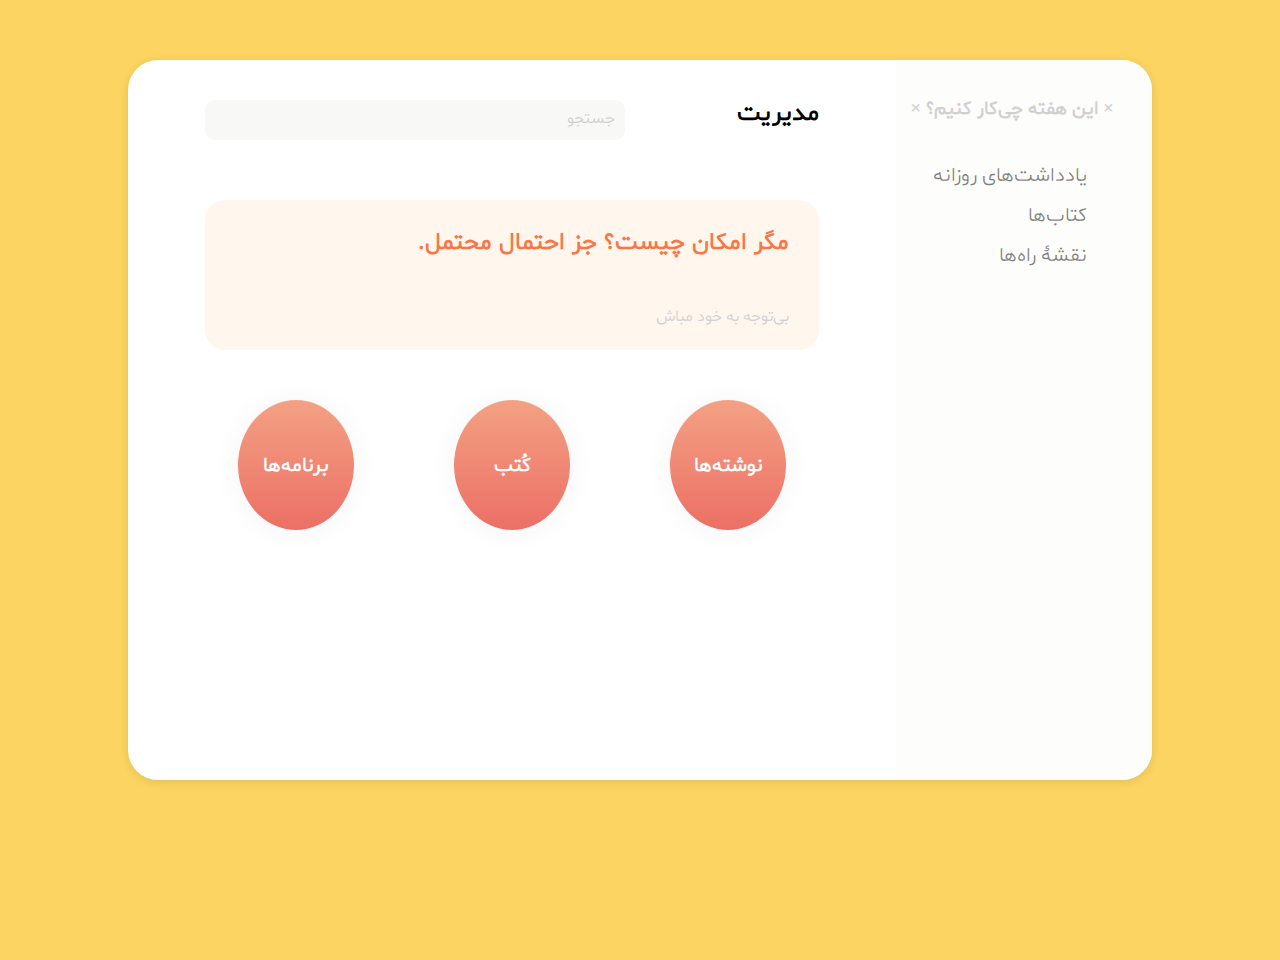
<file: Day 01 - Dashboard/index.html>
<!DOCTYPE html>
<html lang="en">
<head>
    <meta charset="UTF-8">
    <meta name="viewport" content="width=device-width, initial-scale=1.0">
    <meta http-equiv="X-UA-Compatible" content="ie=edge">
    <link rel="stylesheet" href="css/style.css">
    <title>نمونۀ اوّل | مدیریت</title>
</head>
<body>
    <div class="container">
        <div class="right">
            <div class="title">
            </div>
            <div class="rcard">
                <div class="rcin">
                    <p>× این هفته چی‌کار کنیم؟ ×</p>    
                </div>                    
            </div>
            <ul>
                <li><a href="#">یادداشت‌های روزانه</a></li>
                <li><a href="#">کتاب‌ها</a></li>
                <li><a href="#">نقشۀ راه‌ها</a></li>
            </ul>
        </div>
        <div class="left">
            <div class="lnav">
                <div class="logo">
                    <span>مدیریت</span>
                </div>
                <div class="search">
                    <div class="searchin"><span>جستجو</span></div>
                </div>
            </div>
            <div class="lbanner">
                <h2>مگر امکان چیست؟ جز احتمال محتمل.</h2>
                <p>بی‌توجه به خود مباش</p>
            </div>
            <div class="lcards">
                <div class="lcardsinner">
                    <p>نوشته‌ها</p>
                </div>
                <div class="lcardsinner">
                    <p>کُتب</p>
                </div>
                <div class="lcardsinner">
                    <p>برنامه‌ها</p>
                </div>
            </div>
        </div>
    </div>
</body>
</html>
</file>
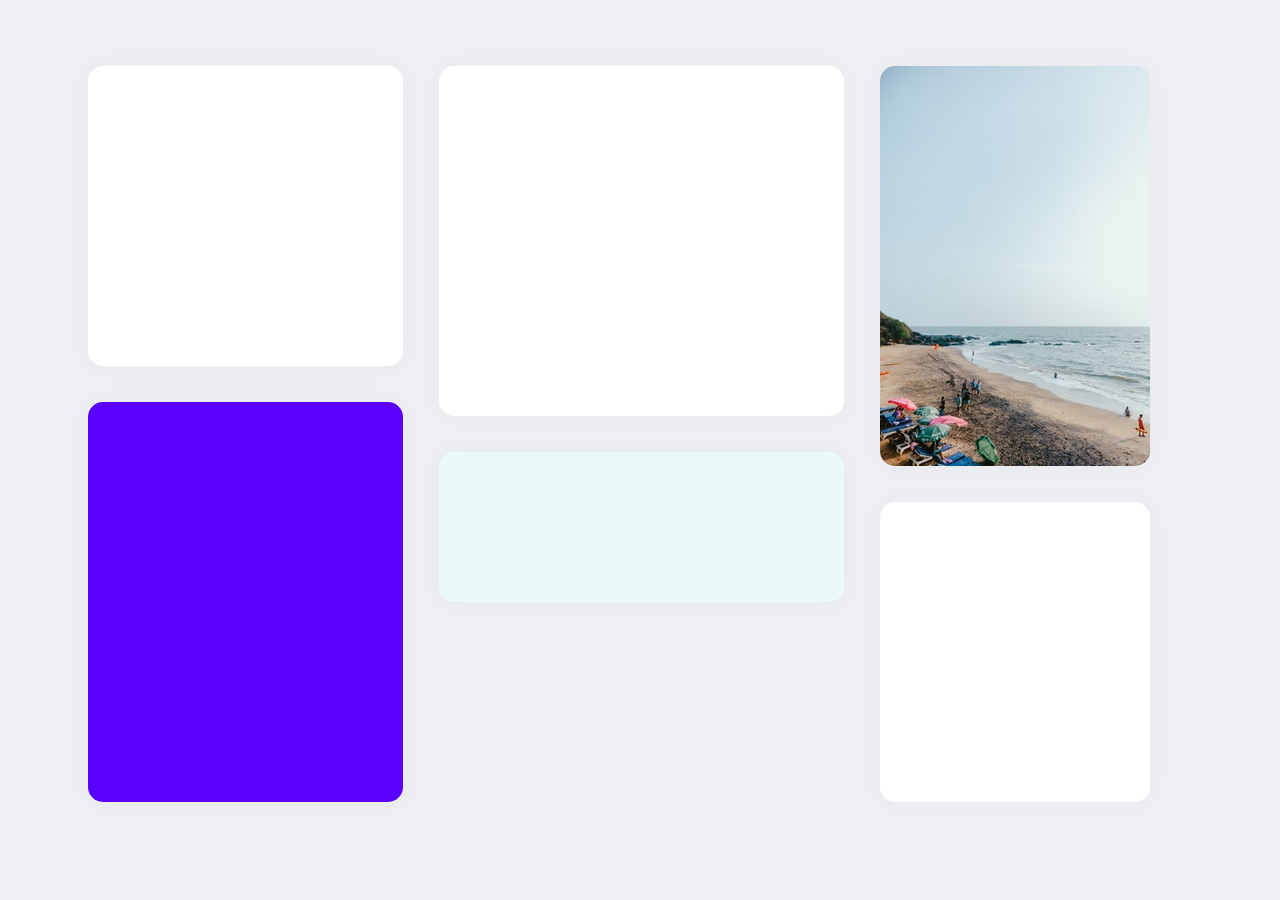
<file: Day 02 - Blue/index.html>
<!DOCTYPE html>
<html lang="fa">
<head>
    <meta charset="UTF-8">
    <meta name="viewport" content="width=device-width, initial-scale=1.0">
    <meta http-equiv="X-UA-Compatible" content="ie=edge">
    <link rel="stylesheet" href="css/style.css">
    <link rel="stylesheet" href="css/normalize.css">
    <title>نمونۀ دوم | مدیریت</title>
</head>
<body>
    <div class="container">
        <div class="item">
            <div class="image">
                
            </div>
        </div>
        <div class="item">

        </div>
        <div class="item">

        </div>
        <div class="item">

        </div>
        <div class="item">

        </div>
        <div class="item">

        </div>
        
    </div>
</body>
</html>
</file>
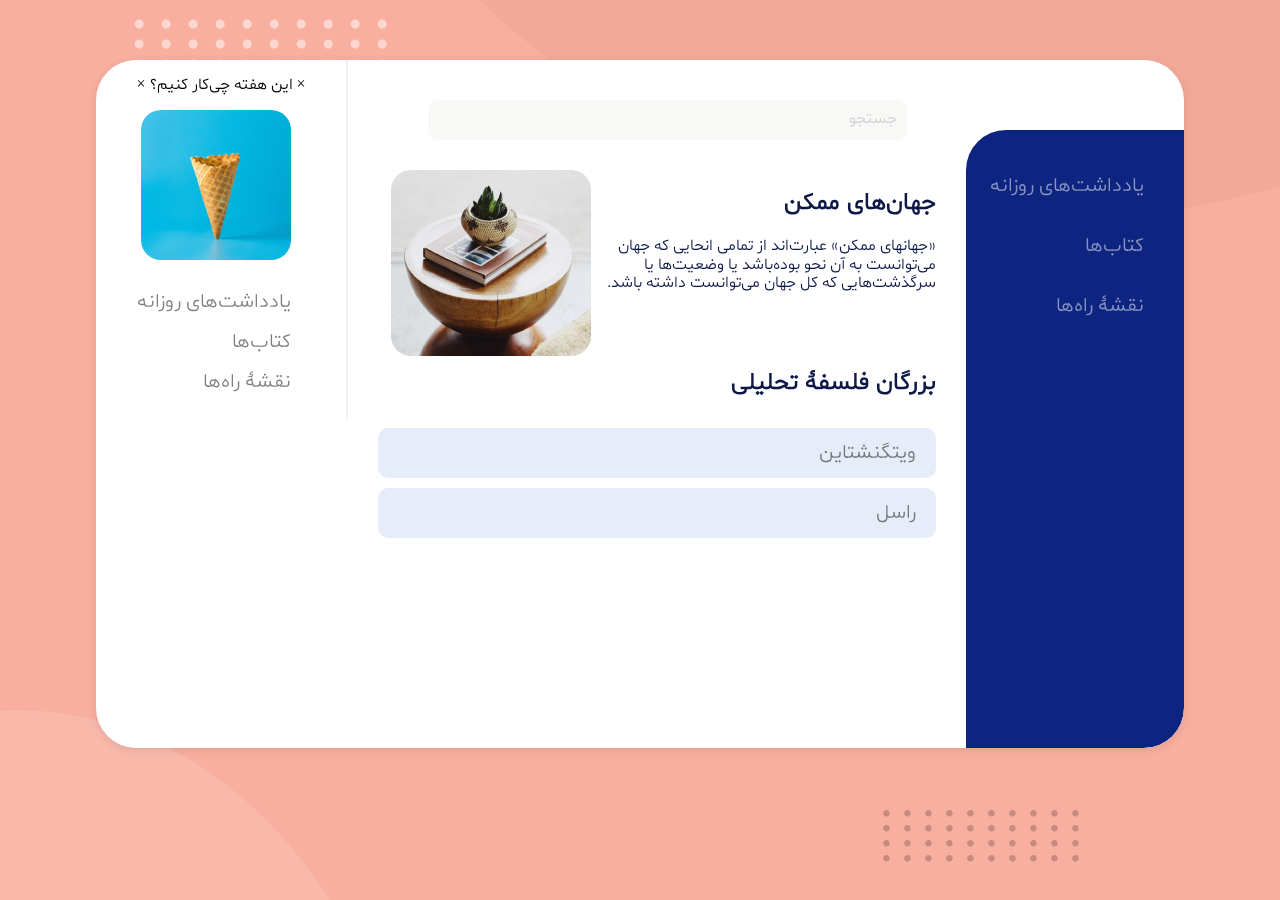
<file: Day 03 - App/index.html>
<!DOCTYPE html>
<html lang="en">
<head>
    <meta charset="UTF-8">
    <meta name="viewport" content="width=device-width, initial-scale=1">
    <meta http-equiv="X-UA-Compatible" content="ie=edge">
    <link rel="stylesheet" href="css/style.css">
    <link rel="stylesheet" href="css/normalize.css">
    <title>نمونۀ سوّم | مدیریت</title>
</head>
<body>
    <div class="circle1"></div>
    <div class="circle2"></div>
    <div class="dot1">..........<br />..........<br />..........<br />..........</div>
    <div class="dot2">..........<br />..........<br />..........<br />..........</div>
    <div class="container">
        <div class="right">
            <div class="rinside">
                <ul>
                    <li><a href="#">یادداشت‌های روزانه</a></li>
                    <li><a href="#">کتاب‌ها</a></li>
                    <li><a href="#">نقشۀ راه‌ها</a></li>
                </ul>
            </div>
        </div>
        <div class="center">
            <div class="cnav">
                <div class="searchin"><span>جستجو</span></div>
            </div>
            <div class="content">
                
                <div class="cards">
                    <div class="crcard">
                        <h2>جهان‌های ممکن</h2>
                        <p>«جهانهای ممکن» عبارت‌اند از تمامی انحایی که جهان می‌توانست به آن نحو بوده‌باشد یا وضعیت‌ها یا سرگذشت‌هایی که کل جهان می‌توانست داشته باشد.</p>
                    </div>
                    <div class="clcard">
                        <img src="img/decor.jpg" style="border-radius: 20px;" />
                    </div>
                    <div class="cfoot">
                        <h2>بزرگان فلسفۀ تحلیلی</h2>
                        <ul>
                            <li><a href="">ویتگنشتاین</a></li>
                            <li><a href="">راسل</a></li>
                        </ul>
                    </div>
                </div>
            </div>
        </div>
        <div class="left">
            <div class="mcenter">
                <div class="sidecard">
                    <p>× این هفته چی‌کار کنیم؟ ×</p>
                    <img src="img/iside.jpg" style="border-radius: 20px;" />
                </div>
                    </div>
                    <ul>
                    <li><a href="#">یادداشت‌های روزانه</a></li>
                    <li><a href="#">کتاب‌ها</a></li>
                    <li><a href="#">نقشۀ راه‌ها</a></li>
                </ul>
        </div>
        
    </div>
</body>
</html>
</file>
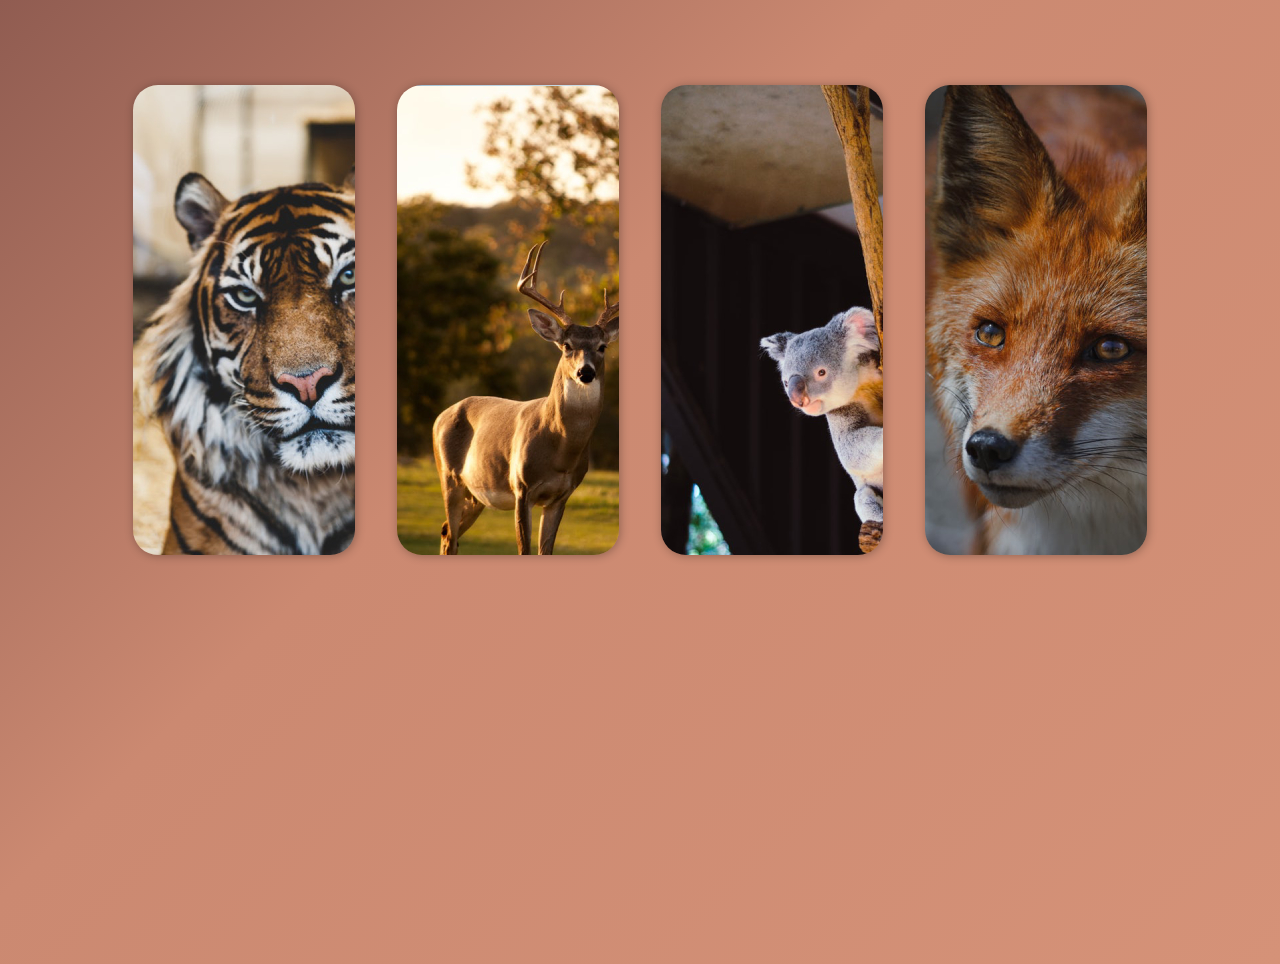
<file: Day 04 - Green/index.html>
<!DOCTYPE html>
<html lang="fa">
<head>
    <meta charset="UTF-8">
    <meta name="viewport" content="width=device-width, initial-scale=1.0">
    <meta http-equiv="X-UA-Compatible" content="ie=edge">
    <link rel="stylesheet" href="css/style.css">
    <link rel="stylesheet" href="css/normalize.css">
    <title>نمونۀ چهارم | نقش‌واره</title>
</head>
<body>
    <div class="container">
        <div class="item">
        </div>
        <div class="item">
        </div>
        <div class="item">
        </div>
        <div class="item">
        </div>
    </div>
</body>
</html>
</file>
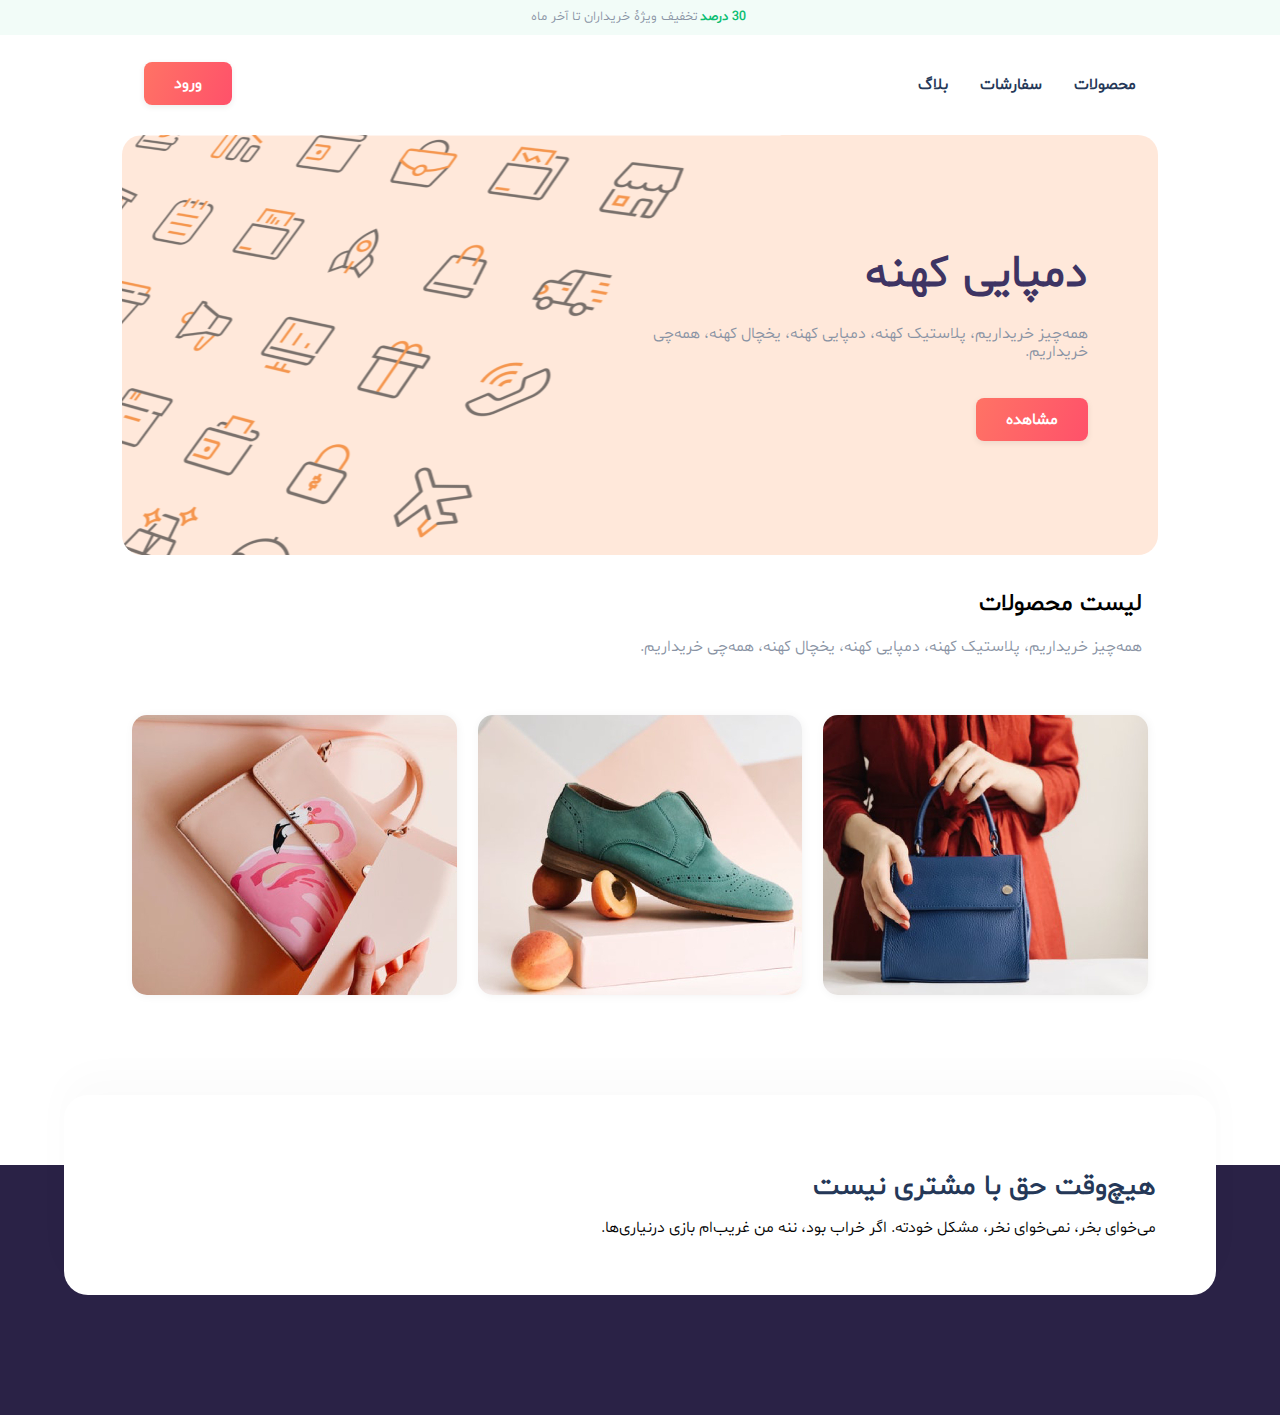
<file: Day 05 - Rose/index.html>
<!DOCTYPE html>
<html lang="fa">
<head>
    <meta charset="UTF-8">
    <meta name="viewport" content="width=device-width, initial-scale=1.0">
    <meta http-equiv="X-UA-Compatible" content="ie=edge">
    <link rel="stylesheet" href="css/style.css">
    <link rel="stylesheet" href="css/normalize.css">
    <title>نمونۀ پنجم | رُز</title>
</head>
<body>
<div class="alert"><span class="coupon">30 درصد </span> تخفیف ویژۀ خریداران تا آخر ماه</div>
<div class="container">
    
    <nav class="top-nav">
        <ul>
            <li><a href="#">محصولات</a></li>
            <li><a href="#">سفارشات</a></li>
            <li><a href="#">بلاگ</a></li>
            
        </ul>
        <div class="bleft">
            <a href="#" class="button">ورود</a>
        </div>
    </nav>

    <section class="banner">
        <div class="col-right">
            <h1>دمپایی کهنه</h1>
            <p>همه‌چیز خریداریم، پلاستیک کهنه، دمپایی کهنه، یخچال کهنه، همه‌چی خریداریم.</p>
            <div class="bb">
                <a href="#" class="button">مشاهده</a>
            </div>
        </div>
    </section>
    <section class="lstpro">
        <h2>لیست محصولات</h2>
        <p>همه‌چیز خریداریم، پلاستیک کهنه، دمپایی کهنه، یخچال کهنه، همه‌چی خریداریم.</p>
    </section>
    <div class="cards">
        <div class="item">
        </div>
        <div class="item">
        </div>
        <div class="item">
        </div>
    </div>
</div>
<div class="footer">
    <div class="finner">
        <h2>هیچ‌وقت حق با مشتری نیست</h2>
        می‌خوای بخر، نمی‌خوای نخر، مشکل خودته. اگر خراب بود، ننه من غریب‌ام بازی درنیاری‌ها.</p>
    </div>
</div>
</body>
</html>
</file>
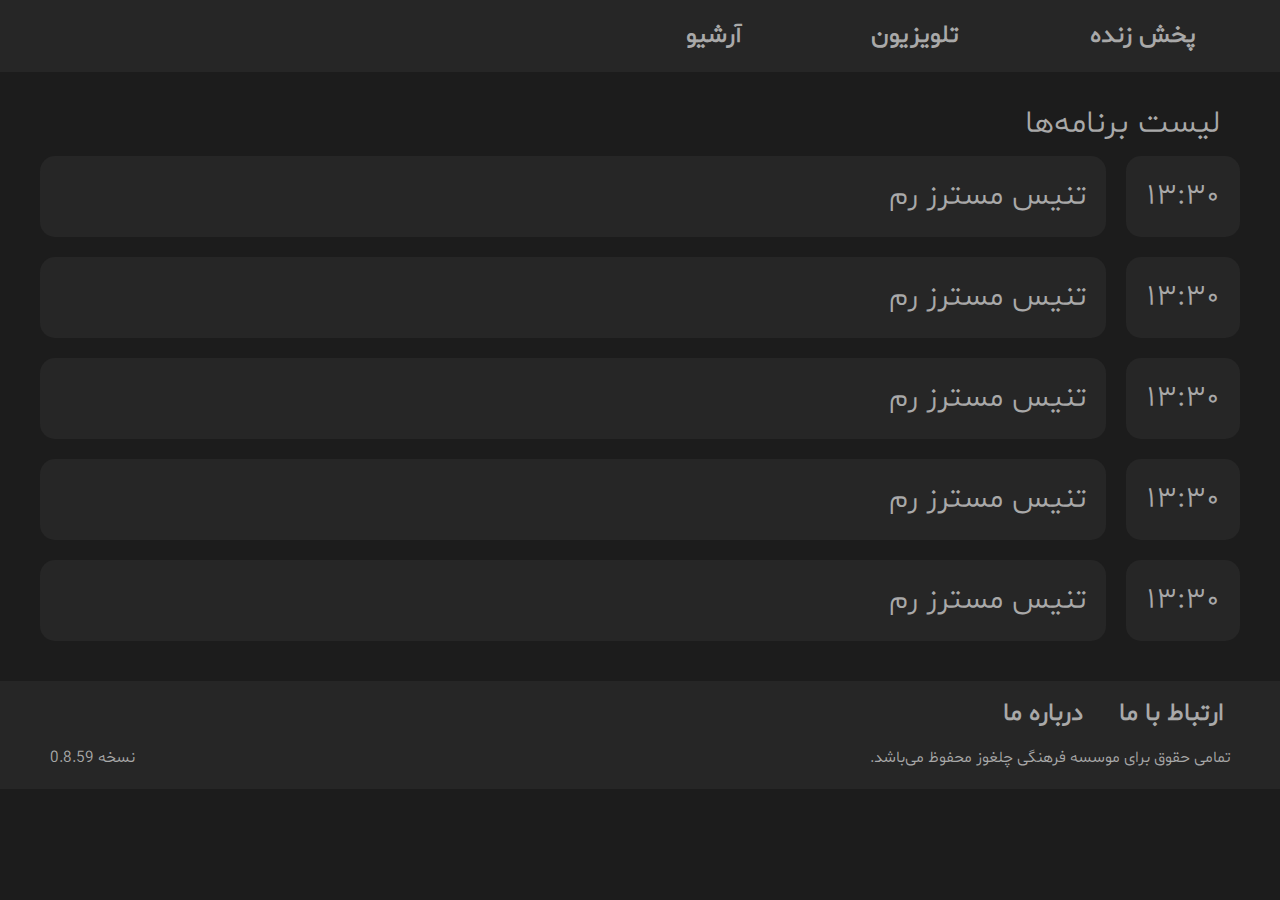
<file: Day 06 - Grey/index.html>
<!DOCTYPE html>
<html lang="en">
<head>
    <meta charset="UTF-8">
    <meta name="viewport" content="width=device-width, initial-scale=1.0">
    <meta http-equiv="X-UA-Compatible" content="ie=edge">
    <link rel="stylesheet" href="css/style.css">
    <title>نمونۀ ششم | تلویزین</title>
</head>
<body>
    <div class="header">
        <ul>
            <li><a href="#">پخش زنده</a></li>
            <li><a href="#">تلویزیون</a></li>
            <li><a href="#">آرشیو</a></li>
        </ul>
    </div>
    <div class="main">
        <h1>ليست برنامه‌ها</h1>
        <div class="container">
            <div class="time"> ۱۳:۳۰ </div>
            <div class="program">تنيس مسترز رم</div>
        </div>
        <div class="container">
            <div class="time"> ۱۳:۳۰ </div>
            <div class="program">تنيس مسترز رم</div>
        </div>
        <div class="container">
            <div class="time"> ۱۳:۳۰ </div>
            <div class="program">تنيس مسترز رم</div>
        </div>
        <div class="container">
            <div class="time"> ۱۳:۳۰ </div>
            <div class="program">تنيس مسترز رم</div>
        </div>
        <div class="container">
            <div class="time"> ۱۳:۳۰ </div>
            <div class="program">تنيس مسترز رم</div>
        </div>
    </div>
    <div class="footer">
        <ul>
            <li><a href="#">ارتباط با ما</a></li>
            <li><a href="#">درباره ما</a></li>
        </ul>
        <div class="copyright">
            <div class="right"><span>تمامی حقوق برای موسسه فرهنگی چلغوز محفوظ می‌باشد. </span></div>
            <div class="left"><span> نسخه 0.8.59 </span></div>
        </div>
    </div>
</body>
</html>
</file>
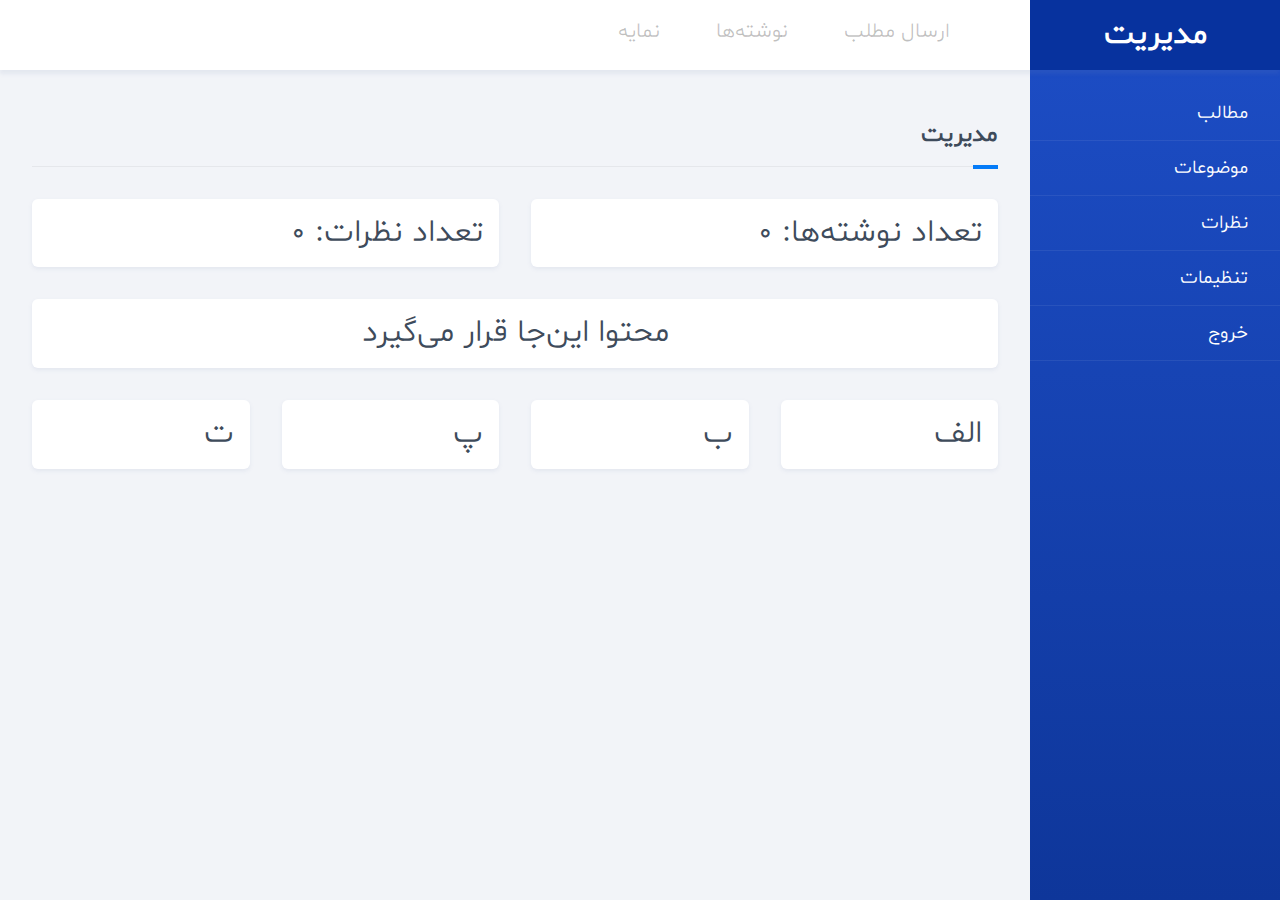
<file: Day 07 - Light Blue/index.html>
﻿<!DOCTYPE html>
<html lang="en">
<head>
    <meta charset="UTF-8">
    <meta name="viewport" content="width=device-width, initial-scale=1.0">
    <meta http-equiv="X-UA-Compatible" content="ie=edge">
    <link rel="stylesheet" href="css/style.css">
    <link rel="stylesheet" href="css/normalize.css">
    <title>مدیریت</title>
</head>
<body>
    <div class="admin">
        <header class="admin__header">
          <a href="#" class="logo">
            <h1>مدیریت</h1>
          </a>
          <div class="toolbar">
            <a href="#" class="top-nav-link">ارسال مطلب</a>
            <a href="#" class="top-nav-link">نوشته‌ها</a>
            <a href="#" class="top-nav-link">نمایه</a>
          </div>
        </header>
        <nav class="admin__nav">
          <ul class="menu">
            <li class="menu__item">
              <a class="menu__link" href="#">مطالب</a>
              <div class="dropdown">
                <a class="menu_link" href="#">افزودن</a>
                <a class="menu_link" href="#">مدیریت مطالب</a>
              </div>
            </li>
            <li class="menu__item">
              <a class="menu__link" href="#">موضوعات</a>
              <div class="dropdown">
                <a class="menu_link" href="http://localhost:8000/admin/categories">افزودن</a>
                <a class="menu_link" href="http://localhost:8000/admin/categories">مدیریت موضوعات</a>
              </div>
            </li>
            <li class="menu__item">
              <a class="menu__link" href="#">نظرات</a>
              <div class="dropdown">
                <a class="menu_link" href="#">افزودن</a>
                <a class="menu_link" href="#">مدیریت نظرات</a>
              </div>
            </li>
            <li class="menu__item">
              <a class="menu__link" href="#">تنظیمات</a>
            </li>
            <li class="menu__item">
              <a class="menu__link" href="#">خروج</a>
            </li>
          </ul>
        </nav>
        <main class="admin__main">
          <h2 class="dash-main-title">مدیریت</h2>
          <div class="dashboard">
            <div class="dashboard__item">
              <div class="card">
                <span>تعداد نوشته‌ها:</span>
                <strong>٠</strong>
              </div>
            </div>
            <div class="dashboard__item">
              <div class="card">
              <span>تعداد نظرات:</span>
                <strong>٠</strong>
              </div>
            </div>
            <div class="dashboard__item dashboard__item--full">
              <div class="card" style="text-align:center">
                محتوا این‌جا قرار می‌گیرد
              </div>
            </div>
            <div class="dashboard__item dashboard__item--col">
              <div class="card">الف</div>
            </div>
            <div class="dashboard__item dashboard__item--col">
              <div class="card">ب</div>
            </div>
            <div class="dashboard__item dashboard__item--col">
              <div class="card">پ</div>
            </div>
            <div class="dashboard__item dashboard__item--col">
              <div class="card">ت</div>
            </div>
          </div>

        </main>
        
      </div>

</body>
<script>
var dropdown = document.getElementsByClassName("menu__link");
var i;
for (i = 0; i < dropdown.length; i++) {
  dropdown[i].addEventListener("click", function() {
    this.classList.toggle("active");
    var dropdownContent = this.nextElementSibling;
    if (dropdownContent.style.display === "block") {
      dropdownContent.style.display = "none";
      dropdownContent.style.opacity = "0";
    } else {
      dropdownContent.style.display = "block";
      dropdownContent.style.opacity = "1";
    }
  });
}  
</script>
</html>
</file>
<file: Day 02 - Blue/css/style.css>
* {
  box-sizing: border-box;
  direction: rtl;
  background-color: #edeff3;
}

.container {
  max-width: 900px;
  margin: 3rem 7rem;
  max-height: 800px;
  display: flex;
  flex-flow: column wrap;
  justify-content: flex-start;
  align-items: flex-start;
}

.item {
  background-color: white;
  margin: 2%;
  padding: 10px;
  border-radius: 15px;
  box-shadow: rgb(0, 0, 0, 0.03) 0px 0px 30px 0px;
  cursor: pointer;
  transition: transform .3s;
}

.item:hover {
  transform: scale(1.03);
}

.item:nth-child(1) {
  height: 400px;
  width: 30%;
  background: url(../img/unsplash.jpg);
}

.item:nth-child(2) {
  height: 300px;
  width: 30%;
}

.item:nth-child(3) {
  height: 350px;
  width: 45%;
}

.item:nth-child(4) {
  height: 150px;
  width: 45%; 
  background: rgb(234,250,249);
}

.item:nth-child(5) {
  height: 300px;
  width: 35%;
}

.item:nth-child(6) {
  height: 400px;
  background-color: #5900ff;
  width: 35%;
}

.item:nth-child(7) {
  height: 100px;
}

img {
  border-radius: 15px;
}
</file>
<file: Day 03 - App/css/style.css>
html {
    direction: rtl;
    padding:0;
    margin:0;
}
@font-face {
    font-family: "shabnam";
    src: url("../font/Shabnam-Light.ttf");
}
body {
    font-family: shabnam;
    box-sizing: border-box;
    width: 100%;
    padding: 0;
    margin: 0;
    background-color: #f8af9f;
    overflow: hidden;
    transition: background-color 0.2s ease 0s;   
}
.container {
    width: 85%;
    background-color: #fff;
    margin: 60px auto 60px;
    border-radius: 40px;
    box-shadow: rgba(0, 0, 0, 0.1) 0px 2px 10px 0px;
    z-index: 1;
    position: relative;
    overflow: hidden;
}
.circle1 { 
  top: -120%;
  right: -40%;
  width: 1500px;
  height: 1300px;
  background: #f3a998; 
  border-radius: 50%;
  z-index: -100;
  position: fixed; 
}

.circle2 { 
  bottom: -90%;
  left: -30%;
  width: 800px;
  height: 1000px;
  background: #f8b9ab; 
  border-radius: 50%;
  z-index: -100;
  position: fixed; 
}
.circle2 { 
  bottom: -90%;
  left: -30%;
  width: 800px;
  height: 1000px;
  background: #f8b9ab; 
  border-radius: 50%;
  z-index: -100;
  position: fixed; 
}
.dot1 { 
  top: 0%;
  left: 10%;
  color: rgba(255, 255, 255, 0.5);
  line-height: 20px;
  letter-spacing: 5px;
  font-size: 80px;
  z-index: -100;
  position: fixed; 
}
.dot2 { 
  bottom: 5%;
  right: 15%;
  color: rgba(0, 0, 0, 0.2);
  line-height: 15px;
  letter-spacing: 4px;
  font-size: 60px;
  z-index: -100;
  position: fixed; 
}
a {
    text-decoration: none;
    color: rgba(0, 0, 0, 0.5);
    transition: color 0.5s ease 0s;
}
.left {
    width: 23%;
    float: left;
    height: 100%;
    border-radius: 30px 0 0 30px;
    border-right: 2px solid rgba(0, 0, 0, 0.05);
}
.left h2 {
    font-size: 30px;
}
.lcard {
    width: 240px;
    height: 70px;
    border-radius: 15px;
    margin: 10px 10px 10px 10px;
}
.lcin {
    padding: 10px;
    font-size: 19px;
    font-weight: bold;
    text-align: center;
    color: #0d1847;
}
.lside {
  margin: 0 55px;
}
.center {
    width: 55%;
    float: right;
    height: 100%;
}
.cnav {
    width: 80%;
    height: 60px;
    margin: 40px auto 0;
    border-radius: 20px;
}
.searchin {
    height: 20px;
    color: #d0d0d0;
    border-radius: 10px;
    background-color: #f8f8f7;
    padding: 10px 10px 10px 10px;
}
.cards {
  margin: 0 auto;
  padding: 10px 30px 10px 10px;
  color: #0d1847;
}
.crcard {
  width: 60%;
  float: right;
}
.clcard {
  float: right;
margin: 0 10px 0 0;
}
.cfoot {
  margin-top: 200px;
  margin-right: 0;
}
.cfoot > ul{
  padding: 0;
}
.cfoot > ul > li {
  border-radius: 10px;
  background-color: #e6ecf8;
  margin: 10px 0 0 0;
  padding: 5px 20px;
}
a:hover {
    color: rgba(0, 0, 0, 1);
}
.nav {
    padding: 20px 20px 0 0;
    color: 0;
    font-size: 20px;
}
ul > li{
    list-style: none;
    padding-right: 15px;
    font-size: 20px;
    line-height: 40px;
}
.inner {
    width: 100%;
    padding: 150px 470px;
    color: #FFF;
    transition: color 0.5s ease 0s;
}
.loginin {
    margin: 100px 300px 150px 300px;
    padding: 30px 150px 30px 50px;
    color: rgba(0, 0, 0, 0.5);
    transition: color 0.5s ease 0s;    
}

.right {
    float: right;
    width: 20%;
}
.rinside {
  margin-top: 70px;
  border-radius: 40px 0 40px 0;
  height: 66.4vh;
  background-color: #0d2481;
  color: #FFF;
  padding-top: 20px;
}

.rinside ul > li {
  padding: 0 0 20px 10px;
}

.rinside ul > li > a {
  color: rgba(255, 255, 255, 0.5);
}

.rinside ul > li > a:hover {
  color: rgba(255, 255, 255, 1);
}
.mcenter{
  margin: auto;
  width: fit-content;
}
.sidecard img{
  margin: 0 15px 0 0;
}
ul{
  overflow: hidden;
}
@media screen and (max-width: 1250px) {

  
  .rinside{
    display: none;
  }
  .center{
    width: 70%;
  }
  .left{
    width:25%;
  }
}

@media screen and (max-width: 950px) {

  
  .rinside{
    display: none;
  }
  .center{
    width: 100%;
  }
  .left{
    display:none ;
  }
  
}

@media screen and (max-width: 700px) {

  
  .rinside{
    display: none;
  }
  .center{
    width: 100%;
  }
  .left{
    display:none ;
  }
  .clcard{
    display: none;
  }
  .crcard{
    display: block;
    width: 100%;
  }
  
}
</file>
<file: Day 04 - Green/css/style.css>
* {
  box-sizing: border-box;
  direction: rtl; 
}

@font-face {
  font-family: "shabnam";
  src: url("../font/Shabnam-Light.ttf");
}

body {
  height: 100vh;
  background: linear-gradient(135deg, #905c51 0%,#cb8971 40%,#d59278 100%); 
  overflow: hidden;
  font-family: shabnam;
}

.container {
  max-width: 2000px;
  margin: 4rem 7rem;
  max-height: 300px;
  display: flex;
  flex-flow: row nowrap;
  justify-content: flex-start;
  align-items: flex-start;
}

.item {
  background-color: white;
  margin: 2%;
  padding: 10px;
  border-radius: 25px;
  box-shadow: rgba(0, 0, 0, 0.3) 1px 1px 10px 0px;
  cursor: pointer;
  transition: all .3s;
}

.item:hover {
  transform: scale(1.05) skewY(-1deg);
  box-shadow: rgb(0, 0, 0, 0.2) 1px 1px 10px 0px;
}

.item:nth-child(1) {
  align-items: flex-end;
  height: 470px;
  width: 30%;
  background: url(../img/unsplash1.jpg);
}

.item:nth-child(2) {
  height: 470px;
  width: 30%;
  background: #d59277;
  background: url(../img/unsplash2.jpg);
}

.item:nth-child(3) {
  height: 470px;
  width: 30%;
  background: #98a4a0;
  background: url(../img/unsplash3.jpg);
}

.item:nth-child(4) {
  height: 470px;
  width: 30%;
  background: #d3b790;
  background: url(../img/unsplash4.jpg);
}

.item:nth-child(5) {
  height: 400px;
  width: 30%;
}

.item:nth-child(6) {
  height: 400px;
  width: 30%;
}

img {
  border-radius: 15px;
}
</file>
<file: Day 05 - Rose/css/style.css>
* {
  box-sizing: border-box;
  direction: rtl; 
}

@font-face {
  font-family: "shabnam";
  src: url("../font/Shabnam-Light.ttf");
}

body {
  background: #FFF;
  font-family: shabnam;
}

a {
  text-decoration: none;
  color: #253858;
  transition: color .3s;
}

a:hover, a:visited:hover{
  color: #FF516A;
}

.container {
  width: 90%;
  margin: 0 auto;
}

.alert {
  position: relative;
  z-index: 100;
  display: flex;
  align-items: center;
  justify-content: center;
  background-color: #f2fcf8;
  padding: 10px 0;
  color:#8993a4;
  font-size: 13px;
  font-weight: 500;
}

.coupon {
  color: #0bbe72;
  padding: 0 3px 0 3px;
  font-weight: bold;
}

.top-nav {
  width: 100%;
  position: relative;
  display: flex;
  z-index: 101;
  height: 100px;
  align-items: center;
  justify-content: space-between;
}

.top-nav > ul {
  list-style: none;
  display: flex;
  padding-right: 4rem;
}

.top-nav > ul > li > a {
  padding: 1rem;
  color: #253858;
  font-weight: 600;
}

.bleft {
  padding-left: 5rem;
}

.button {
  align-items: flex-end;
  font-weight: 600;
  color: #fff;
  background-image: linear-gradient(112deg, #ff7365, #ff516a);
  box-shadow: 0 2px 6px 0 rgba(0,0,0,0.08);
  border: none;
  font-size: 16px;
  line-height: 19px;
  padding: 11px 30px 10px;
  border-radius: 8px;
}

.button:visited:hover {
  color: #000;
}

.banner {
  background-color: #eee;
  background-size: cover;
  background-position: center;
  color: #ffffff;
  height: 420px;
  display: flex;
  flex-wrap: wrap;
  border-radius: 20px;
  overflow: hidden;
  width: 90%;
  margin: 0 auto;
  background-image: url('../img/banner.png')
}

.col-right {
  flex: 0 1 525px;
  max-width: 525px;
  padding: 115px 70px 65px 0;
}

.col-right > h1 {
  font-size: 46px;
  font-weight: bold;
  line-height: 1.09;
  color: #3e3463;
  margin: 0 0 12px;
}

.col-right > p {
  font-size: 16px;
  line-height: 1.09;
  color: #8993a4;
  margin: 2 0 12px;
  padding: 10px 0 0 0;
}

.col-right .bb {
  margin-top: 50px;
}

.lstpro {
  width: 90%;
  margin: 0 auto;
  padding: 1rem;
}

.lstpro > p {
  color: #8993a4
}

.cards {
  width: 90%;
  display: flex;
  flex-flow: row nowrap;
  justify-content: space-between;
  align-items: center;
  margin: 1rem auto;
}

.item {
  background-color: white;
  margin: 1%;
  padding: 10px;
  border-radius: 15px;
  box-shadow: rgba(0, 0, 0, 0.05) 1px 1px 10px 0px;
  cursor: pointer;
  transition: all .3s;
}

.item:hover {
  transform: scale(1.05);
  box-shadow: rgb(0, 0, 0, 0.08) 1px 1px 10px 0px;
}

.item:nth-child(1) {
  align-items: flex-end;
  height: 280px;
  width: 360px;
  background: url(../img/unsplash1.jpg);
}

.item:nth-child(2) {
  height: 280px;
  width: 360px;
  background: #d59277;
  background: url(../img/unsplash2.jpg);
}

.item:nth-child(3) {
  height: 280px;
  width: 360px;
  background: #98a4a0;
  background: url(../img/unsplash3.jpg);
}

img {
  border-radius: 15px;
}

.footer {
  margin-top: 10rem;
  width: 100%;
  background-color: #2a2246;
  height: 250px;
}

.finner {
  margin: 0 auto;
  bottom: 70px;
  width: 90%;
  height: 200px;
  background-color: #ffffff;
  padding: 60px;
  position: relative;
  border-radius: 24px;
  box-shadow: 0 -20px 40px 0 rgba(0,0,0,0.02)
}

.finner > h2 {
  margin: 0;
  color: #253858;
  font-size: 28px;
  line-height: 4rem;
}
</file>
<file: Day 06 - Grey/css/style.css>
* { 
    margin: 0;
}
body {
    margin: 0 auto;
    padding: 0;
    background-color: #1c1c1c;
    direction: rtl;
    font-family: Shabnam;
    color:#a9a9a9;
}
@font-face {
    font-family: "shabnam";
    src: url("../font/Shabnam-Light.ttf");
}
a {
    text-decoration: none;
}
.header {
    margin: 0;
    background-color: #262626;

}
.header ul {
    width: 50%;
    list-style: none;
    display: flex;
    justify-content: space-around;
    padding: 1.2rem;
}
.header a {
    color:#a9a9a9;
    font-size : 25px;
    font-weight: bold;
}
.header a:hover {
    padding-bottom: 14px;
    border-bottom: 3px solid red; /* or whatever colour you'd prefer */
}

@media screen and (max-width: 678px){
    .header ul {
        display: none;
    }
}
.main {
    margin: 0 auto;
    padding: 30px;
}
.main h1 {
    font-weight: normal;
    padding-right: 30px;
    color: #a9a9a9
}
.container {
    display: flex;
    font-size: 30px;
}
.time {
    padding: 20px;
    margin: 10px;
    border-radius: 15px;
    background-color: #262626;
}
.program {
    width: 100%;
    padding: 20px;
    margin: 10px;
    border-radius: 15px;
    background-color: #262626;
    color: #a9a9a9;
}

.footer {
    margin-bottom: 0;
    background-color: #262626;

}
.footer li {
    display: inline-block;
    padding: 1rem;
}
.footer a {
    color:#a9a9a9;
    font-size : 25px;
    font-weight: bold;
}
.footer a:hover {
    border-bottom: 3px solid red; /* or whatever colour you'd prefer */
}
.copyright {
    width: 100%;
    display: flex;
    justify-content: space-between;
    margin-bottom: 0;
}
.right {
    text-align: right;
    padding-right:50px;
    padding-bottom:20px;

}
.left {
    text-align: left;
    padding-left:50px;
    padding-bottom:20px;

}
</file>
<file: Day 07 - Light Blue/css/style.css>
*,
*::before,
*::after {
  box-sizing: border-box;
}

@font-face {
  font-family: "shabnam";
  src: url("../font/Shabnam-Light.ttf");
}

body {
  height: 100%;
  overflow-x: hidden;
  direction: rtl;
  font-family: Shabnam;
}

.admin {
  --spacing: 1rem;
  display: flex;
  flex-wrap: wrap;
  display: grid;
  height: 100vh;
  grid-template-rows: 70px 1fr;
  grid-template-columns: 250px 1fr;
  grid-template-areas: "header header" "nav    main";
}
.admin__header {
  display: flex;
  flex-basis: 100%;
  grid-area: header;
  height: 70px;
  background-color: #fff;
  box-shadow: 0px 4px 4px rgba(126, 142, 177, 0.12);
  position: relative;
}
.admin__nav {
  flex: 0 0 250px;
  grid-area: nav;
  background-image: linear-gradient(to bottom, #1c4cc3 0%, #0e369a 100%);
  background-repeat: repeat-x;
}
.admin__main {
  flex: 1;
  grid-area: main;
  padding: var(--spacing);
  overflow-y: auto;
  overflow-x: hidden;
  -webkit-overflow-scrolling: touch;
  background-color: #F2F4F8;
}
.admin__footer {
  display: flex;
  grid-area: footer;
  flex-basis: 100%;
  justify-content: space-between;
  align-items: center;
  height: 70px;
  padding: 0 var(--spacing);
  color: #FFF;
  background-color: #1c4cc3;
}
@media screen and (min-width: 48rem) {
  .admin {
    --spacing: 2rem;
  }
}

.dashboard {
  --column-count: 2;
  display: flex;
  flex-wrap: wrap;
  margin: 0 calc(var(--spacing) * -0.5);
  display: grid;
  grid-template-columns: repeat(var(--column-count), 1fr);
  grid-gap: var(--spacing);
}
.dashboard__item {
  flex: 1 1 50%;
  grid-column-end: span 2;
  padding: calc(var(--spacing) / 2);
}
.dashboard__item--full {
  flex-basis: 100%;
  grid-column: 1 / -1;
}
.dashboard__item--col {
  flex-basis: calc(100% / var(--column-count));
  grid-column-end: span 1;
}
@media screen and (min-width: 48rem) {
  .dashboard {
    --column-count: 4;
  }
  
}
@supports (display: grid) {
  .dashboard {
    margin: 0;
  }
  .dashboard__item {
    padding: 0;
  }
}

a {
  color: #FFF;
  text-decoration: none;
}

img {
  max-width: 100%;
  height: auto;
}

.logo {
  display: flex;
  flex: 0 0 250px;
  height: 70px;
  justify-content: center;
  align-items: center;
  position: relative;
  margin: 0;
  color: #fff;
  background-color: #07329e;
  font-size: 1rem;
}
.logo h1 {
  margin: 0;
}

.toolbar {
  display: flex;
  flex: 1;
  align-items: center;
  padding: 0 var(--spacing);
}

.menu {
  list-style-type: none;
  padding: 0;
}
.menu__item {
    border-bottom: 1px solid rgba(255, 255, 255, 0.07);
}

.menu__item:hover {
  background-color: #1B55E2;
}
.menu__link {
  font-size: 1.2rem;
  display: block;
  padding: 1rem 2rem;
  color: #FFF;
  text-decoration: none;
  transition: all 0.2s ease;
}
.menu_link {
  display: block;
  padding: 1rem 2rem;
  color: #FFF;
  text-decoration: none;
  background: #07319c;
  transition: all 0.2s ease;
}
.menu__link:hover {
  transform: translateX(-10px);
  transition: all 0.2s ease;
}
.menu__link:focus {
  border-right: 6px solid rgba(255, 255, 255, 0.27);
}
.card {
  height: 100%;
  padding: 1rem;
  font-size: 2rem;
  font-weight: 300;
  border-radius: 6px;
  background-color: #fff;
  -webkit-box-shadow: 0px 2px 4px rgba(126, 142, 177, 0.12);
  box-shadow: 0px 2px 4px rgba(126, 142, 177, 0.12);
  color: #3E4B5B;
  -webkit-transition: all 0.25s ease;
  transition: all 0.25s ease;
  cursor: pointer;
}
.card:hover {
    transform: translateY(-5px);
    color:#1B55E2;
}

.top-nav-link {
  justify-content: flex-start;
  padding: 0.5rem;
  white-space: nowrap;
  font-size: 1.3rem;
  color: rgba(0, 0, 0, 0.25);
  padding-right: 3rem;
}
.top-nav-link:hover {
  color:#3E4B5B;
  transition: all 250ms ease-in-out;
}
.top-nav-link:after {
  display:block;
  content: '';
  border-bottom: solid 5px #047bf8;   
  transform: scaleX(0);  
  transition: transform 250ms ease-in-out;
  
}
.top-nav-link:hover:after {
  transform: scaleX(1);
}
.ticker {
  list-style-type: none;
  padding: 0;
  margin: 0;
  display: flex;
  flex-wrap: wrap;
}
.ticker__item {
  margin-right: 1rem;
}

::-webkit-scrollbar {
    width: 1em;
}
 
::-webkit-scrollbar-track {
    box-shadow: inset 0 0 6px rgba(0,0,0,0.3);
}
 
::-webkit-scrollbar-thumb {
  background-color: darkgrey;
  outline: 1px solid slategrey;
}
.dash-main-title {
  color: #3E4B5B;
  border-bottom: 1px solid rgba(0, 0, 0, 0.05);
  padding-bottom: 1rem;
  margin-bottom: 2rem;
  position: relative;
  z-index: 1;
}
.dash-main-title:after {
    content: "";
    background-color: #047bf8;
    width: 25px;
    height: 4px;
    border-radius: 0px;
    display: block;
    position: absolute;
    bottom: -3px;
    right: 0px;
}

.dropdown {
  opacity: 0;
  display: none;
  transition: all 0.2s ease;
}
</file>
<file: Day 01 - Dashboard/css/style.css>
/*! normalize.css v8.0.1 | MIT License | github.com/necolas/normalize.css */

/* Document
   ========================================================================== */

/**
 * 1. Correct the line height in all browsers.
 * 2. Prevent adjustments of font size after orientation changes in iOS.
 */

 html {
    line-height: 1.15; /* 1 */
    -webkit-text-size-adjust: 100%; /* 2 */
  }
  
  /* Sections
     ========================================================================== */
  
  /**
   * Remove the margin in all browsers.
   */
  
  body {
    margin: 0;
  }
  
  /**
   * Render the `main` element consistently in IE.
   */
  
  main {
    display: block;
  }
  
  /**
   * Correct the font size and margin on `h1` elements within `section` and
   * `article` contexts in Chrome, Firefox, and Safari.
   */
  
  h1 {
    font-size: 2em;
    margin: 0.67em 0;
  }
  
  /* Grouping content
     ========================================================================== */
  
  /**
   * 1. Add the correct box sizing in Firefox.
   * 2. Show the overflow in Edge and IE.
   */
  
  hr {
    box-sizing: content-box; /* 1 */
    height: 0; /* 1 */
    overflow: visible; /* 2 */
  }
  
  /**
   * 1. Correct the inheritance and scaling of font size in all browsers.
   * 2. Correct the odd `em` font sizing in all browsers.
   */
  
  pre {
    font-family: monospace, monospace; /* 1 */
    font-size: 1em; /* 2 */
  }
  
  /* Text-level semantics
     ========================================================================== */
  
  /**
   * Remove the gray background on active links in IE 10.
   */
  
  a {
    background-color: transparent;
  }
  
  /**
   * 1. Remove the bottom border in Chrome 57-
   * 2. Add the correct text decoration in Chrome, Edge, IE, Opera, and Safari.
   */
  
  abbr[title] {
    border-bottom: none; /* 1 */
    text-decoration: underline; /* 2 */
    text-decoration: underline dotted; /* 2 */
  }
  
  /**
   * Add the correct font weight in Chrome, Edge, and Safari.
   */
  
  b,
  strong {
    font-weight: bolder;
  }
  
  /**
   * 1. Correct the inheritance and scaling of font size in all browsers.
   * 2. Correct the odd `em` font sizing in all browsers.
   */
  
  code,
  kbd,
  samp {
    font-family: monospace, monospace; /* 1 */
    font-size: 1em; /* 2 */
  }
  
  /**
   * Add the correct font size in all browsers.
   */
  
  small {
    font-size: 80%;
  }
  
  /**
   * Prevent `sub` and `sup` elements from affecting the line height in
   * all browsers.
   */
  
  sub,
  sup {
    font-size: 75%;
    line-height: 0;
    position: relative;
    vertical-align: baseline;
  }
  
  sub {
    bottom: -0.25em;
  }
  
  sup {
    top: -0.5em;
  }
  
  /* Embedded content
     ========================================================================== */
  
  /**
   * Remove the border on images inside links in IE 10.
   */
  
  img {
    border-style: none;
  }
  
  /* Forms
     ========================================================================== */
  
  /**
   * 1. Change the font styles in all browsers.
   * 2. Remove the margin in Firefox and Safari.
   */
  
  button,
  input,
  optgroup,
  select,
  textarea {
    font-family: inherit; /* 1 */
    font-size: 100%; /* 1 */
    line-height: 1.15; /* 1 */
    margin: 0; /* 2 */
  }
  
  /**
   * Show the overflow in IE.
   * 1. Show the overflow in Edge.
   */
  
  button,
  input { /* 1 */
    overflow: visible;
  }
  
  /**
   * Remove the inheritance of text transform in Edge, Firefox, and IE.
   * 1. Remove the inheritance of text transform in Firefox.
   */
  
  button,
  select { /* 1 */
    text-transform: none;
  }
  
  /**
   * Correct the inability to style clickable types in iOS and Safari.
   */
  
  button,
  [type="button"],
  [type="reset"],
  [type="submit"] {
    -webkit-appearance: button;
  }
  
  /**
   * Remove the inner border and padding in Firefox.
   */
  
  button::-moz-focus-inner,
  [type="button"]::-moz-focus-inner,
  [type="reset"]::-moz-focus-inner,
  [type="submit"]::-moz-focus-inner {
    border-style: none;
    padding: 0;
  }
  
  /**
   * Restore the focus styles unset by the previous rule.
   */
  
  button:-moz-focusring,
  [type="button"]:-moz-focusring,
  [type="reset"]:-moz-focusring,
  [type="submit"]:-moz-focusring {
    outline: 1px dotted ButtonText;
  }
  
  /**
   * Correct the padding in Firefox.
   */
  
  fieldset {
    padding: 0.35em 0.75em 0.625em;
  }
  
  /**
   * 1. Correct the text wrapping in Edge and IE.
   * 2. Correct the color inheritance from `fieldset` elements in IE.
   * 3. Remove the padding so developers are not caught out when they zero out
   *    `fieldset` elements in all browsers.
   */
  
  legend {
    box-sizing: border-box; /* 1 */
    color: inherit; /* 2 */
    display: table; /* 1 */
    max-width: 100%; /* 1 */
    padding: 0; /* 3 */
    white-space: normal; /* 1 */
  }
  
  /**
   * Add the correct vertical alignment in Chrome, Firefox, and Opera.
   */
  
  progress {
    vertical-align: baseline;
  }
  
  /**
   * Remove the default vertical scrollbar in IE 10+.
   */
  
  textarea {
    overflow: auto;
  }
  
  /**
   * 1. Add the correct box sizing in IE 10.
   * 2. Remove the padding in IE 10.
   */
  
  [type="checkbox"],
  [type="radio"] {
    box-sizing: border-box; /* 1 */
    padding: 0; /* 2 */
  }
  
  /**
   * Correct the cursor style of increment and decrement buttons in Chrome.
   */
  
  [type="number"]::-webkit-inner-spin-button,
  [type="number"]::-webkit-outer-spin-button {
    height: auto;
  }
  
  /**
   * 1. Correct the odd appearance in Chrome and Safari.
   * 2. Correct the outline style in Safari.
   */
  
  [type="search"] {
    -webkit-appearance: textfield; /* 1 */
    outline-offset: -2px; /* 2 */
  }
  
  /**
   * Remove the inner padding in Chrome and Safari on macOS.
   */
  
  [type="search"]::-webkit-search-decoration {
    -webkit-appearance: none;
  }
  
  /**
   * 1. Correct the inability to style clickable types in iOS and Safari.
   * 2. Change font properties to `inherit` in Safari.
   */
  
  ::-webkit-file-upload-button {
    -webkit-appearance: button; /* 1 */
    font: inherit; /* 2 */
  }
  
  /* Interactive
     ========================================================================== */
  
  /*
   * Add the correct display in Edge, IE 10+, and Firefox.
   */
  
  details {
    display: block;
  }
  
  /*
   * Add the correct display in all browsers.
   */
  
  summary {
    display: list-item;
  }
  
  /* Misc
     ========================================================================== */
  
  /**
   * Add the correct display in IE 10+.
   */
  
  template {
    display: none;
  }
  
  /**
   * Add the correct display in IE 10.
   */
  
  [hidden] {
    display: none;
  }

html {
    direction: rtl;
    padding:0;
    margin:0;
}
@font-face {
    font-family: "shabnam";
    src: url("../font/Shabnam-Light.ttf");
}
body {
    font-family: shabnam;
    box-sizing: border-box;
    width: 100%;
    height: 100vh;
    padding: 0;
    margin: 0;
    background-color: #fcd461;
    overflow: hidden;
    transition: background-color 0.2s ease 0s;
    
}
.container {
    width: 80%;
    height: 80%;
    background-color: #fff;
    margin: 60px auto 60px;
    border-radius: 30px;
    box-shadow: rgba(0, 0, 0, 0.1) 0px 2px 10px 0px;
}
a {
    text-decoration: none;
    color: rgba(0, 0, 0, 0.5);
    transition: color 0.5s ease 0s;
}
.right {
    background: #fdfdfb;
    width: 25%;
    float: right;
    height: 100%;
    border-radius: 0 30px 30px 0;
}
.right h2 {
    font-size: 30px;
    padding-right: 90px;
}
.rcard {
    width: 240px;
    height: 70px;
    border-radius: 15px;
    margin: 10px 20px 10px 10px;
}
.rcin {
    padding: 10px;
    font-size: 19px;
    font-weight: bold;
    text-align: center;
    color: #d0d0d0;
}
.left {
    width: 75%;
    float: left;
    height: 100%;
}
.lnav {
    width: 80%;
    height: 60px;
    margin: 40px auto;
    border-radius: 20px;
}
.logo {
    float: right;
    font-size: 25px;
    font-weight: bold;
}
.search {
    float: left;
}
.searchin {
    width: 400px;
    height: 20px;
    color: #d0d0d0;
    border-radius: 10px;
    background-color: #f8f8f7;
    padding: 10px 10px 10px 10px;
}
.lbanner {
    width: 80%;
    height: 150px;
    background-color: #fff7ed;
    margin: 20px auto;
    border-radius: 20px;
}
.lbanner h2 {
    padding: 30px 30px 30px 30px;
    color: #fb7545;
}
.lbanner p {
    padding: 0 30px 0 30px;
    color: #d0d0d0;
}
.lcards {
    display: flex;
    margin: 0 60px 0 60px;
}
.lcardsinner {
    width: 130px;
    height: 130px;
    border-radius: 100%;
    background: #EC6F66;  /* fallback for old browsers */
    background: -webkit-linear-gradient(to bottom, #F3A183, #EC6F66);  /* Chrome 10-25, Safari 5.1-6 */
    background: linear-gradient(to bottom, #F3A183, #EC6F66); /* W3C, IE 10+/ Edge, Firefox 16+, Chrome 26+, Opera 12+, Safari 7+ */
    box-shadow: rgba(0, 0, 0, 0.05) 0px 2px 30px 0px;
    margin: 30px 50px;
    transition: box-shadow 0.6s ease 0s;
}
.lcardsinner:hover {
    box-shadow: rgba(0, 0, 0, 0.3) 0px 2px 10px 0px;
    cursor: pointer;
}
.lcardsinner p {
    font-size: 20px;
    font-weight: bold;
    color: #FFF;
    text-align: center;
    padding-top: 35px;
}
a:hover {
    color: rgba(0, 0, 0, 1);
}
.nav {
    padding: 20px 20px 0 0;
    color: 0;
    font-size: 20px;
}
ul > li{
    list-style: none;
    padding-right: 25px;
    font-size: 20px;
    line-height: 40px;
}
.inner {
    width: 100%;
    padding: 150px 470px;
    color: #FFF;
    transition: color 0.5s ease 0s;
}
.loginin {
    margin: 100px 300px 150px 300px;
    padding: 30px 150px 30px 50px;
    color: rgba(0, 0, 0, 0.5);
    transition: color 0.5s ease 0s;
    
}
.logform {
    display: inline-block;
    line-height: 35px;
}
input {
    width: 500px;
	display: inline-block;
    color: #FFF;
    font-family: shabnam;
	text-align: center;
	background-color: rgba(0, 0, 0, 0.2);
	padding: .9em 1.8em;
	border: none;
	cursor: pointer;
	outline: none;
	-webkit-border-radius: 4px;
	-moz-border-radius: 4px;
	border-radius: 4px;
	-webkit-transition: all .1s linear;
	-moz-transition: all .1s linear;
	transition: all .1s linear;
}
.content h1 {
    font-size: 55px;
    line-height: 100px;
    text-shadow: rgba(0, 0, 0, 0.3) 2px 2px 2px;
}
.button {
    height: 60px;
    color: rgb(118, 19, 253);
    font-weight: 600;
    font-size: 24px;
    text-align: center;
    box-shadow: rgba(0, 0, 0, 0.1) 0px 2px 10px 0px;
    cursor: pointer;
    margin: 0 140px;
    padding: 10px 60px;
    background: rgb(255, 255, 255);
    border-width: 1px;
    border-style: solid;
    border-color: rgb(255, 255, 255);
    border-radius: 2px;
    font-family: shabnam;
    transition: box-shadow 1s ease 0s;
}
.button:hover {
    box-shadow: rgba(0, 0, 0, 0.5) 0px 2px 18px 0px;
    color: rgb(118, 19, 253);
    
}
.fbutton {
    margin: 50px 50px;
}
.footer {
    width: 100%;
    background: #FFF;
}
</file>
